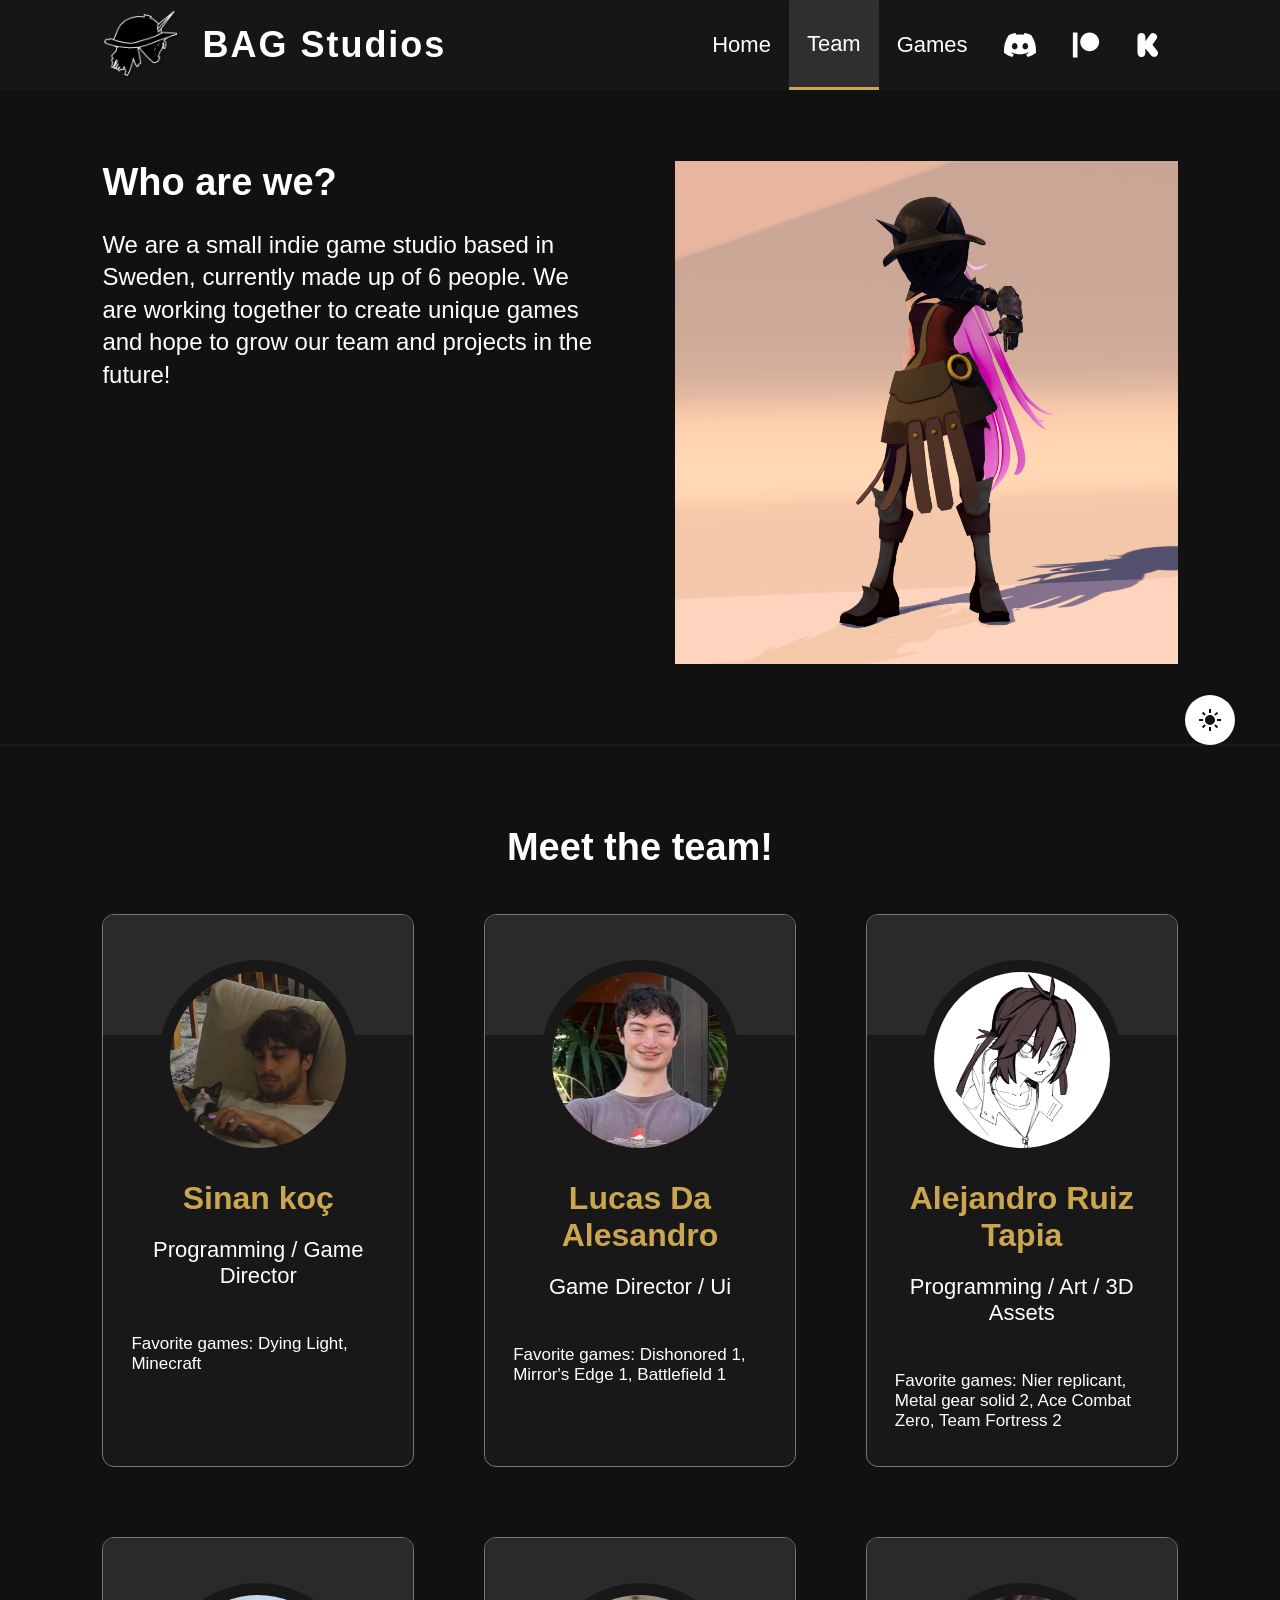
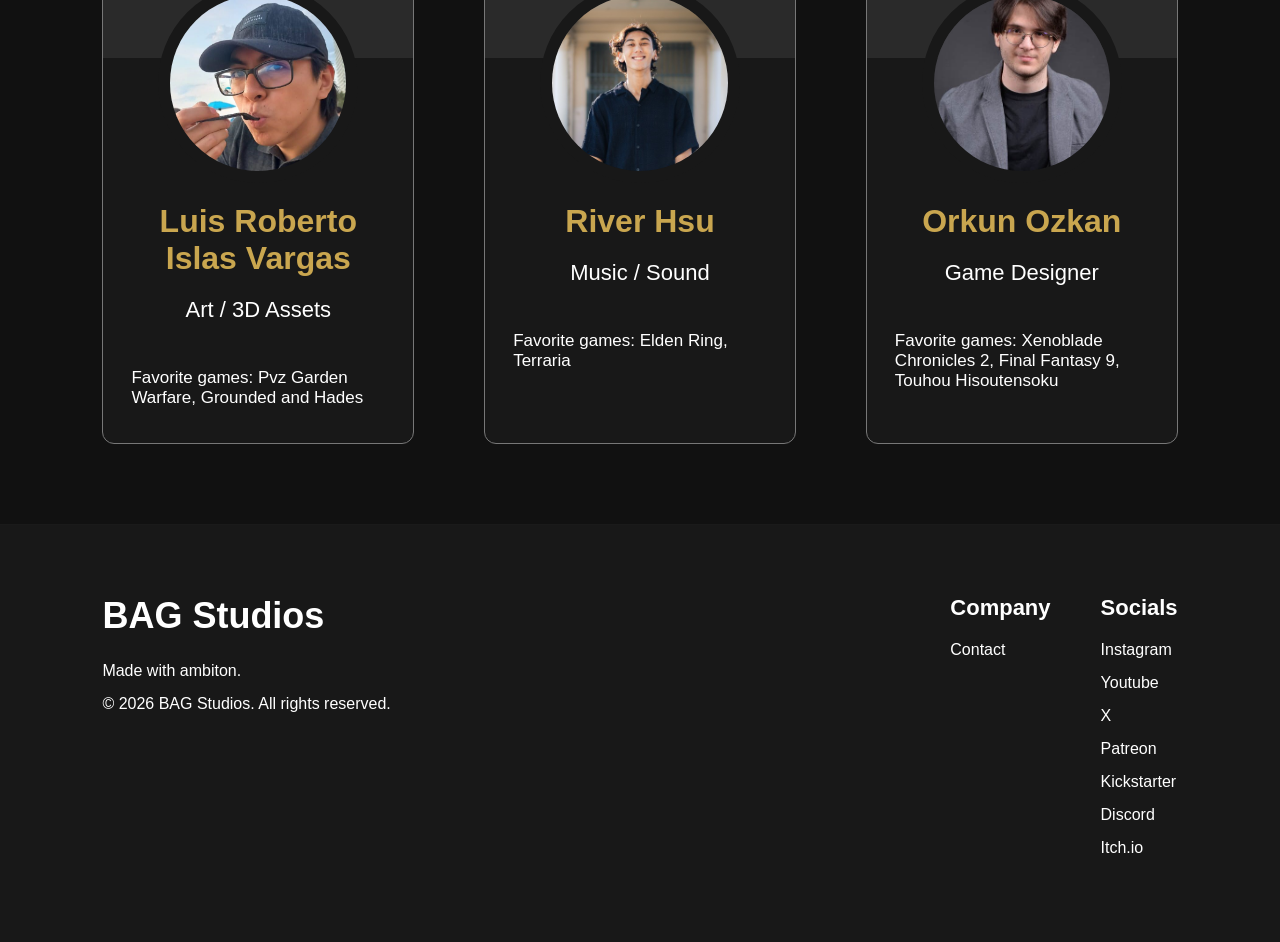
<file: team.html>
<!DOCTYPE html>
<html lang="en">



<!-- Metadata part -->
<head>

    <meta charset="UTF-8">
    <meta name="viewport" content="width=device-width, initial-scale=1.0">
    <title>Team - BAG Studios</title>
    <!-- Ref for css -->
    <link rel="stylesheet" href="styles.css">



    <script type="text/javascript" src="lightmode.js" defer></script>



</head>



<!-- Website part -->
<body>

    <!-- Header navbar-->
    <header class="navbar">
        
        <div class="logo-nav">
            <img src="Images/Logo.png" alt="Logo" class="logo">
            <h1>BAG Studios</h1>
        </div>

        <nav class="nav-links">
            <a href="index.html">Home</a>
            <a class="active" href="#">Team</a>
            <a href="games.html">Games</a>

            <a class="social-icon" href="https://discord.gg/eYnEZs6ydY" target="_blank" rel="noopener noreferrer">
                <svg class="discord-icon" width="32px" height="32px" viewBox="0 0 24 24" fill="none" xmlns="http://www.w3.org/2000/svg">
                    <path d="M20.317 4.4921C18.7873 3.80147 17.147 3.29265 15.4319 3.00122C15.4007 2.9956 15.3695 3.00965 15.3534 3.03777C15.1424 3.40697 14.9087 3.88862 14.7451 4.26719C12.9004 3.99545 11.0652 3.99545 9.25832 4.26719C9.09465 3.8802 8.85248 3.40697 8.64057 3.03777C8.62449 3.01059 8.59328 2.99654 8.56205 3.00122C6.84791 3.29172 5.20756 3.80054 3.67693 4.4921C3.66368 4.49772 3.65233 4.5071 3.64479 4.51928C0.533392 9.09311 -0.31895 13.5545 0.0991801 17.9606C0.101072 17.9822 0.11337 18.0028 0.130398 18.0159C2.18321 19.4993 4.17171 20.3998 6.12328 20.9967C6.15451 21.0061 6.18761 20.9949 6.20748 20.9695C6.66913 20.3492 7.08064 19.6952 7.43348 19.0073C7.4543 18.967 7.43442 18.9192 7.39186 18.9033C6.73913 18.6597 6.1176 18.3626 5.51973 18.0253C5.47244 17.9981 5.46865 17.9316 5.51216 17.8997C5.63797 17.8069 5.76382 17.7104 5.88396 17.613C5.90569 17.5952 5.93598 17.5914 5.96153 17.6026C9.88928 19.3672 14.1415 19.3672 18.023 17.6026C18.0485 17.5905 18.0788 17.5942 18.1015 17.612C18.2216 17.7095 18.3475 17.8069 18.4742 17.8997C18.5177 17.9316 18.5149 17.9981 18.4676 18.0253C17.8697 18.3692 17.2482 18.6597 16.5945 18.9024C16.552 18.9183 16.533 18.967 16.5538 19.0073C16.9143 19.6942 17.3258 20.3483 17.7789 20.9686C17.7978 20.9949 17.8319 21.0061 17.8631 20.9967C19.8241 20.3998 21.8126 19.4993 23.8654 18.0159C23.8834 18.0028 23.8948 17.9831 23.8967 17.9616C24.3971 12.8676 23.0585 8.4428 20.3482 4.52021C20.3416 4.5071 20.3303 4.49772 20.317 4.4921ZM8.02002 15.2778C6.8375 15.2778 5.86313 14.2095 5.86313 12.8976C5.86313 11.5857 6.8186 10.5175 8.02002 10.5175C9.23087 10.5175 10.1958 11.5951 10.1769 12.8976C10.1769 14.2095 9.22141 15.2778 8.02002 15.2778ZM15.9947 15.2778C14.8123 15.2778 13.8379 14.2095 13.8379 12.8976C13.8379 11.5857 14.7933 10.5175 15.9947 10.5175C17.2056 10.5175 18.1705 11.5951 18.1516 12.8976C18.1516 14.2095 17.2056 15.2778 15.9947 15.2778Z" />
                </svg>
            </a>

            <a class="social-icon" href="https://www.patreon.com/cw/BAGStudios1337" target="_blank" rel="noopener noreferrer">
                <svg fill="#000000" width="28px" height="28px" viewBox="0 0 32 32" version="1.1" xmlns="http://www.w3.org/2000/svg">
                    <title>patreon</title>
                    <path d="M20.23 1.604c-0.008-0-0.017-0-0.027-0-5.961 0-10.793 4.832-10.793 10.793s4.832 10.793 10.793 10.793c5.955 0 10.783-4.822 10.793-10.775v-0.001c-0.004-5.953-4.816-10.781-10.763-10.809h-0.003zM1.004 1.604v28.792h5.274v-28.792z"></path>
                </svg>
            </a>

            <a class="social-icon" href="https://www.kickstarter.com/projects/bag-studios/bag-studios-project-a" target="_blank" rel="noopener noreferrer">
                <svg fill="#000000" width="24px" height="24px" viewBox="-1.5 0 24 24" xmlns="http://www.w3.org/2000/svg"><path d="m7.879 4.397v3.801l4.444-6.318c.471-.692 1.126-1.228 1.895-1.543l.028-.01c.42-.173.908-.273 1.419-.273.285 0 .562.031.829.09l-.025-.005c.766.173 1.429.539 1.956 1.046l-.001-.001c.662.598 1.099 1.433 1.177 2.37l.001.013c.011.105.017.227.017.351 0 .781-.247 1.505-.667 2.097l.008-.011-4.015 5.729 4.872 6.157c.459.584.736 1.329.736 2.139 0 .105-.005.208-.014.31l.001-.013c-.052.974-.461 1.844-1.096 2.49v-.001c-.497.507-1.136.875-1.851 1.039l-.025.005c-.294.073-.631.114-.978.114-.385 0-.759-.052-1.114-.148l.03.007c-.657-.172-1.214-.53-1.629-1.013l-.004-.004-5.993-7.389v4.069c.007.099.012.215.012.332 0 1.182-.43 2.264-1.141 3.099l.006-.007c-.652.666-1.56 1.078-2.564 1.078-.06 0-.119-.001-.178-.004h.008c-.063.004-.137.006-.212.006-1.101 0-2.088-.488-2.756-1.26l-.004-.005c-.654-.826-1.049-1.882-1.049-3.031 0-.073.002-.146.005-.219v.01-15.152c-.002-.051-.003-.111-.003-.171 0-1.117.395-2.142 1.054-2.943l-.006.008c.667-.76 1.64-1.238 2.725-1.238.068 0 .136.002.203.006h-.009c.045-.002.098-.003.151-.003 1.025 0 1.955.41 2.634 1.075l-.001-.001c.706.807 1.137 1.87 1.137 3.033 0 .101-.003.201-.01.301l.001-.014z"/></svg>
            </a>
        </nav>

    </header>




    <!-- Team intro -->
    <section class="team-intro">

        <div>
            <h2>Who are we?</h2>

            <p>
                We are a small indie game studio based in Sweden,
                currently made up of 6 people. We are working together
                to create unique games and hope to grow our team and
                projects in the future!
            </p>
        </div>

        <div>
            <img src="Images/Chain.png" alt="Character">
        </div>

        
        <button id="theme-switch"> 
            <svg xmlns="http://www.w3.org/2000/svg" height="24px" viewBox="0 -960 960 960" width="24px" fill="#e3e3e3"><path d="M480-120q-150 0-255-105T120-480q0-150 105-255t255-105q14 0 27.5 1t26.5 3q-41 29-65.5 75.5T444-660q0 90 63 153t153 63q55 0 101-24.5t75-65.5q2 13 3 26.5t1 27.5q0 150-105 255T480-120Z"/></svg>
            <svg xmlns="http://www.w3.org/2000/svg" height="24px" viewBox="0 -960 960 960" width="24px" fill="#e3e3e3"><path d="M338.5-338.5Q280-397 280-480t58.5-141.5Q397-680 480-680t141.5 58.5Q680-563 680-480t-58.5 141.5Q563-280 480-280t-141.5-58.5ZM200-440H40v-80h160v80Zm720 0H760v-80h160v80ZM440-760v-160h80v160h-80Zm0 720v-160h80v160h-80ZM256-650l-101-97 57-59 96 100-52 56Zm492 496-97-101 53-55 101 97-57 59Zm-98-550 97-101 59 57-100 96-56-52ZM154-212l101-97 55 53-97 101-59-57Z"/></svg>
        </button>

    </section>



    <!-- Team cards -->
    <section class="team-section">

        <h2>Meet the team!</h2>

        <div class="team-grid">

            <div class="team-card">
                <img src="Images/Sinan.jpg" alt="Sinan koç">
                <h3>Sinan koç</h3>
                <h4>Programming / Game Director</h4>
                <p>Favorite games: Dying Light, Minecraft</p>
            </div>

            <div class="team-card">
                <img src="Images/Lucas.jpg" alt="Lucas Da Alesandro">
                <h3>Lucas Da Alesandro</h3>
                <h4>Game Director / Ui</h4>
                <p>Favorite games: Dishonored 1, Mirror's Edge 1, Battlefield 1</p>
            </div>

            <div class="team-card">
                <img src="Images/SimpleDaredevil.png" alt="Lszart">
                <h3>Alejandro Ruiz Tapia</h3>
                <h4>Programming / Art / 3D Assets</h4>
                <p>Favorite games: Nier replicant, Metal gear solid 2, Ace Combat Zero, Team Fortress 2</p>
            </div>

            <div class="team-card">
                <img src="Images/Luis.jpg" alt="LRSV">
                <h3>Luis Roberto Islas Vargas</h3>
                <h4>Art / 3D Assets</h4>
                <p>Favorite games: Pvz Garden Warfare, Grounded and Hades</p>
            </div>

            <div class="team-card">
                <img src="Images/River Hsu.jpg" alt="River Hsu">
                <h3>River Hsu</h3>
                <h4>Music / Sound</h4>
                <p>Favorite games: Elden Ring, Terraria</p>
            </div>

            <div class="team-card">
                <img src="Images/Orkun.jpeg" alt="Orkun Ozkan">
                <h3>Orkun Ozkan</h3>
                <h4>Game Designer</h4>
                <p>Favorite games: Xenoblade Chronicles 2, Final Fantasy 9, Touhou Hisoutensoku</p>
            </div>

        </div>

    </section>



    <!-- Footer! -->
    <footer class="footer">

        <div>
            <h2>BAG Studios</h2>
            <p>Made with ambiton.</p>
            <p>© 2026 BAG Studios. All rights reserved.</p>
        </div>

        <div class="footer-links">

            <div>
                <h3>Company</h3>
                <a href="#">Contact</a>
            </div>


            <div>
                <h3>Socials</h3>
                <a href="https://www.instagram.com/bag_studios_00/" target="_blank">Instagram</a>
                <a href="https://www.youtube.com/channel/UCSghEE8azDfws9jSogGiWvg" target="_blank">Youtube</a>
                <a href="https://x.com/bag_studio84646" target="_blank">X</a>
                <a href="https://www.patreon.com/cw/BAGStudios1337" target="_blank">Patreon</a>
                <a href="https://www.kickstarter.com/projects/bag-studios/bag-studios-project-a" target="_blank">Kickstarter</a>
                <a href="https://discord.gg/eYnEZs6ydY" target="_blank">Discord</a>
                <a href="https://bag-studios.itch.io/project-a" target="_blank">Itch.io</a>
            </div>

        </div>

        

    </footer>

</body>


</html>
</file>
<file: styles.css>
/* Global settings */
* {
    margin: 0;
    padding: 0;
    box-sizing: border-box;
}

/* Main colors on website */
:root{

    --base-color: #111;
    --alt-color: #181818;
    --text-color: #ffffff;
    --cardtop-color: #2a2a2a;
    --header-color: #181818d5;
    --header-select-color: #333333e5;

}

/* Light mode colors */
.lightmode{

    --base-color: #ffffff;
    --alt-color: #f0f0f0;
    --text-color: #000000;
    --cardtop-color: #d8d8d8;
    --header-color: #f0f0f0d5;
    --header-select-color: #a8a8a8e5;

}


#theme-switch {
    height: 50px;
    width: 50px;
    padding: 0;
    border: none;
    border-radius: 50%;

    background-color: var(--text-color);

    display: flex;
    justify-content: center;
    align-items: center;

    position: fixed;
    top: 80%;
    right: 45px;
    transform: translateY(-50%);

    z-index: 1000;
    cursor: pointer;
}

#theme-switch svg{
    fill: var(--base-color);
}
.lightmode #theme-switch svg:last-child{
    display: none;
}
#theme-switch svg:first-child{
    display: none;
}
.lightmode #theme-switch svg:first-child{
    display: block;
}




.social-icon svg {
    fill: var(--text-color);
}

body {
    background-color: var(--base-color);


    color: var(--text-color);
    font-family: Arial, Helvetica, sans-serif;
}



img {
    max-width: 100%;
    display: block;
}

a {
    color: var(--text-color);
    text-decoration: none;
}



/* Header navbar */
.logo-nav {
    display: flex;
    align-items: center;
    gap: 20px;
}

.logo {
    width: 80px;
    height: auto;
}

.logo-nav h1 {
    font-size: 36px;
    letter-spacing: 2px;
}


.navbar {
    width: 100%;
    height: 90px;
    background-color: var(--header-color);
    backdrop-filter: blur(10px);
    display: flex;
    justify-content: space-between;
    align-items: center;
    padding: 0 8%;
    position: fixed;
    top: 0;
    z-index: 100;
}


.nav-links {
    height: 100%;
    display: flex;
    align-items: stretch;
    gap: 0;
}

.nav-links a {
    height: 100%;
    display: flex;
    align-items: center;
    padding: 0 18px;
    font-size: 22px;
    transition: 0.2s;
    color: var(--text-color);
}

.nav-links a.active {
    background-color: var(--header-select-color);
    color: var(--text-color);
    border-bottom: 3px solid #c9a64f;
}

.nav-links a.active:hover {
    background-color: var(--header-select-color);
    
    
}


.nav-links a:hover {
    color: var(--text-color);
    background-color: #3333338a;
    
}





.nav-icon {
  width: 28px;
  height: 28px;
  object-fit: contain;
}



.nav-links a.social-icon:hover {
    background-color: transparent;
}

/* Home page----------------------------------------------------------------- */
/* Big hero pic */
.hero {
    height: 91vh;
    background-image: url("Images/Bannerwhite_hair.png");
    background-size: cover;
    background-position: center 20%;
    display: flex;
    justify-content: center;
    align-items: flex-end;
    padding-bottom: 80px;
    margin-top: 90px;
}

.hero-content h2 {
    font-size: 60px;
    text-align: center;
    color: #ffffff;
    text-shadow: 0 5px 10px black;
    letter-spacing: 2px;
}

/* Placeholder trailer */
/* Trailer section */
.trailer-section {
    padding: 80px 8%;
    text-align: center;
    border-top: 1px solid rgba(255, 255, 255, 0.04);
    border-bottom: 1px solid rgba(255, 255, 255, 0.04);
}

.trailer-section h2 {
    font-size: 36px;
    margin-bottom: 30px;
}

.videoplayer {
    max-width: 1200px;
    margin: 0 auto 30px;
    box-shadow: 0 0 50px rgba(0, 0, 0, 0.562);

}

.videoplayer iframe {
    width: 100%;
    aspect-ratio: 16 / 9;
    display: block;
    border: 1px solid #222;
    background-color: black;
}

.trailer-section p {
    font-size: 22px;
}

/* Display part */
.info,
.reverse {
    padding: 70px 8%;
    display: grid;
    grid-template-columns: 1fr 1fr;
    gap: 60px;
    align-items: start;
    /* DEM NYA BORDER PÅ TOPPEN OCH BOTTEN AV VARJE SEKTION */ 
    border-top: 1px solid rgba(255, 255, 255, 0.04);
    border-bottom: 1px solid rgba(255, 255, 255, 0.04);
}

.info img,
.reverse img {
    width: 100%;
    height: 420px;
    object-fit: cover;
    object-position: center top;
}

.info img[src="Images/Arena_art.png"] {
    object-position: center bottom;
}

.info h2,
.reverse h2 {
    font-size: 38px;
    margin-bottom: 30px;
}

.info p,
.reverse p {
    font-size: 23px;
    line-height: 1.4;
}

.reverse {
    text-align: right;
}


/* Team page ------------------------------------------*/


.team-intro {
    padding: 160px 8% 80px;
    display: grid;
    grid-template-columns: 1fr 1fr;
    gap: 70px;
    align-items: start;
    border-top: 1px solid rgba(255, 255, 255, 0.04);
    border-bottom: 1px solid rgba(255, 255, 255, 0.04);
}

.team-intro h2 {
    font-size: 38px;
    margin-bottom: 25px;
}

.team-intro p {
    font-size: 24px;
    line-height: 1.35;
}

.team-intro img {
    width: 100%;
    max-height: 520px;
    object-fit: contain;
}



.team-section {
    padding: 80px 8%;
    border-top: 1px solid rgba(255, 255, 255, 0.04);
    border-bottom: 1px solid rgba(255, 255, 255, 0.04);
    text-align: center;
}

.team-section h2 {
    font-size: 38px;
    margin-bottom: 45px;
}

.team-grid {
    display: grid;
    grid-template-columns: repeat(3, 1fr);
    gap: 70px;
}

.team-card {
    position: relative;
    overflow: hidden;
    background-color: var(--alt-color);
    border: 1px solid #777;
    border-radius: 12px;
    padding: 120px 28px 35px;
    min-height: 390px;
    text-align: center;
}

/* Grå delen högst upp */
.team-card::before {
    content: "";
    position: absolute;
    top: 0;
    left: 0;
    width: 100%;
    height: 120px;
    background-color: var(--cardtop-color);
    z-index: 0;
}


.team-card img {
    width: 200px;
    height: 200px;
    object-fit: cover;
    border-radius: 50%;
    border: 12px solid var(--alt-color);
    background-color: #1b1b1b;

    position: relative;
    z-index: 1;

    margin: -75px auto 20px;
}


.team-card h3 {
    font-size: 32px;
    color: #c9a64f;
    margin-bottom: 20px;
    
}


.team-card h4 {
    font-size: 22px;
    font-weight: normal;
    margin-bottom: 45px;
}


.team-card p {
    font-size: 17px;
    text-align: left;
}


/* Games page ---------------------------------------------*/
.games-section {
    min-height: 850px;
    padding: 160px 8% 100px;
    border-top: 1px solid rgba(255, 255, 255, 0.04);
    border-bottom: 1px solid rgba(255, 255, 255, 0.04);
}

.games-section h2 {
    font-size: 38px;
    text-align: center;
    margin-bottom: 65px;
}

.games-grid {
    display: grid;
    grid-template-columns: repeat(3, 1fr);
    gap: 70px;
}

.game-card {
    width: 100%;
    max-width: 330px;
    color: var(--text-color);
    text-align: center;
    transition: 0.2s;
}

.game-card img {
    width: 100%;
    height: 280px;
    object-fit: cover;
    margin-bottom: 30px;
}

.game-card h3 {
    font-size: 24px;
    font-weight: normal;
}

.game-card:hover {
    transform: translateY(-6px);
}

.game-card:hover h3 {
    color: #c9a64f;
}







/* Footern */
.footer {
    background-color: var(--alt-color);
    padding: 70px 8%;
    display: flex;
    justify-content: space-between;
    gap: 40px;
}

.footer h2 {
    font-size: 36px;
    margin-bottom: 25px;
}

.footer p {
    margin-bottom: 15px;
}

.footer-links {
    display: flex;
    gap: 50px;
}

.footer-links h3 {
    font-size: 22px;
    margin-bottom: 20px;
}

.footer-links a {
    display: block;
    margin-bottom: 15px;
    color: var(--text-color);
}

.footer-links a:hover {
    color: #c9a64f;
}







/* Responsivitet */
@media (max-width: 900px) {

.navbar {
    min-height: 70px;
    height: auto;
    padding: 8px 12px;

    display: flex;
    flex-direction: row;
    justify-content: space-between;
    align-items: center;

    position: fixed;
    top: 0;
    left: 0;
    width: 100%;
    z-index: 100;
}

.logo-nav {
    gap: 8px;
    flex-shrink: 0;
}

.logo {
    width: 45px;
}

.logo-nav h1 {
    font-size: 20px;
    letter-spacing: 1px;
}

.nav-links {
    height: auto;
    display: flex;
    flex-wrap: wrap;
    justify-content: flex-end;
    align-items: center;
    gap: 4px;
}

.nav-links a {
    height: 42px;
    padding: 0 8px;
    font-size: 16px;
}

.nav-icon,
.social-icon svg {
    width: 24px;
    height: 24px;
}

.hero {
    margin-top: 70px;
    height: 70vh;
}

.hero-content h2 {
    font-size: 40px;
}

.info,
.reverse {
    grid-template-columns: 1fr;
}

.reverse {
    text-align: left;
}

.team-intro {
    grid-template-columns: 1fr;
    padding: 110px 8% 80px;
}

.team-grid {
    grid-template-columns: 1fr;
    gap: 40px;
}

.footer {
    flex-direction: column;
}

.footer-links {
    flex-direction: column;
    gap: 30px;
}

.games-section {
    padding: 110px 8% 80px;
}

.games-grid {
    grid-template-columns: 1fr;
    gap: 40px;
}

.game-card {
    max-width: 100%;
}
}
</file>
